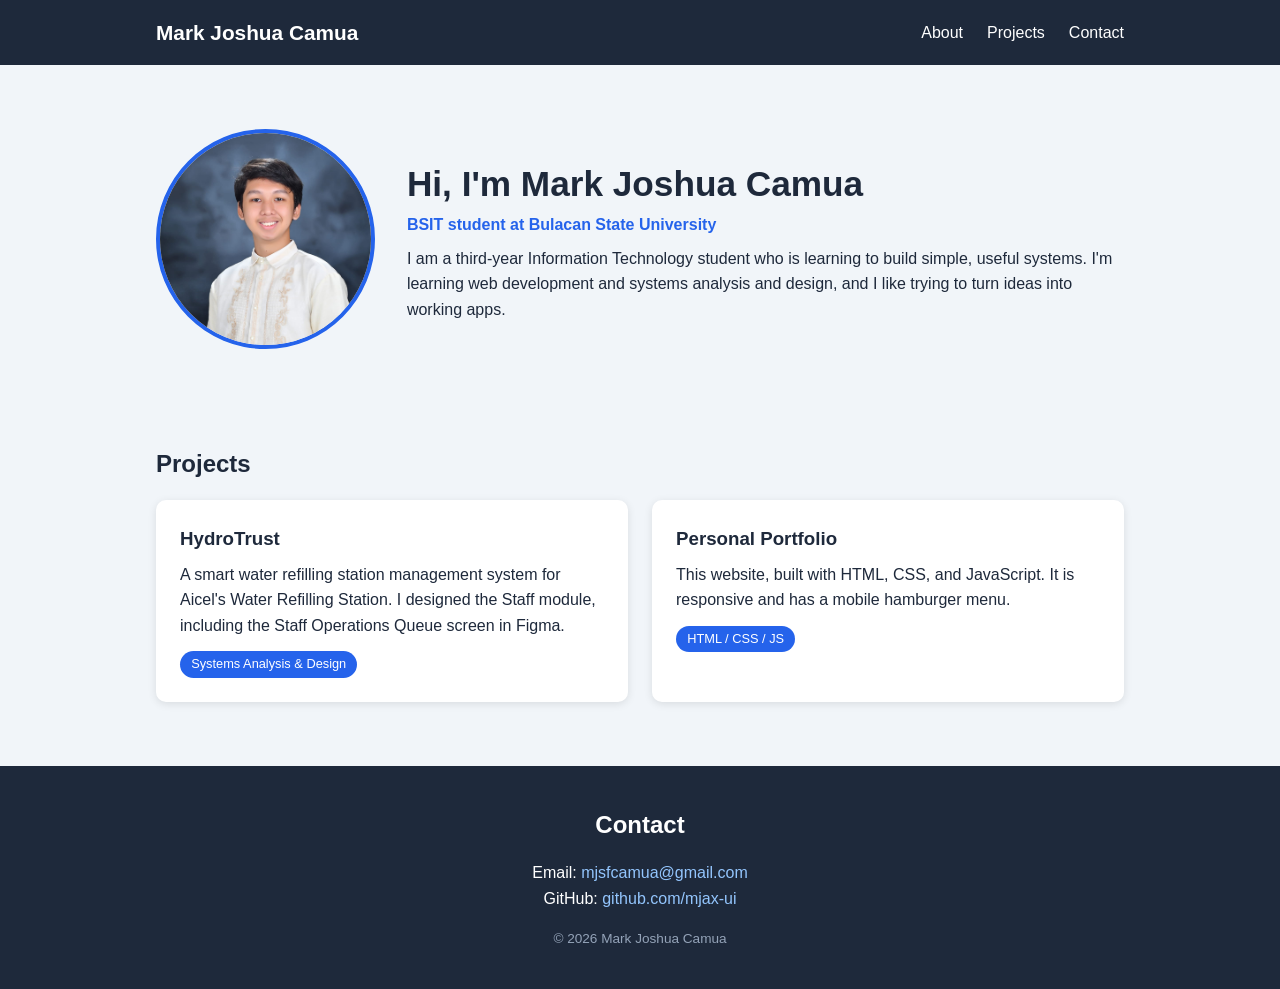
<file: index.html>
<!DOCTYPE html>
<html lang="en">
<head>
  <meta charset="UTF-8">
  <meta name="viewport" content="width=device-width, initial-scale=1.0">
  <title>My Portfolio</title>
  <link rel="stylesheet" href="style.css">
  <script src="script.js" defer></script>
</head>
<body>

  <!-- 1. Header / Navigation -->
  <header class="site-header">
    <nav class="nav">
      <a href="#home" class="brand">Mark Joshua Camua</a>
      <button id="menu-toggle" class="menu-toggle" aria-label="Toggle navigation">&#9776;</button>
      <ul id="nav-links" class="nav-links">
        <li><a href="#home">About</a></li>
        <li><a href="#projects">Projects</a></li>
        <li><a href="#contact">Contact</a></li>
      </ul>
    </nav>
  </header>

  <main>
    <!-- 2. Hero / About Me -->
    <section id="home" class="hero">
      <img src="photo.jpg" alt="Portrait of Mark Joshua Camua" class="photo">
      <div class="hero-text">
        <h1>Hi, I'm Mark Joshua Camua</h1>
        <p class="tagline">BSIT student at Bulacan State University</p>
        <p>
          I am a third-year Information Technology student who is learning to build
          simple, useful systems. I'm learning web development and systems
          analysis and design, and I like trying to turn ideas into working apps.
        </p>
      </div>
    </section>

    <!-- 3. Projects -->
    <section id="projects" class="projects">
      <h2>Projects</h2>
      <div class="cards">
        <article class="card">
          <h3>HydroTrust</h3>
          <p>
            A smart water refilling station management system for Aicel's Water
            Refilling Station. I designed the Staff module, including the
            Staff Operations Queue screen in Figma.
          </p>
          <span class="tag">Systems Analysis &amp; Design</span>
        </article>

        <article class="card">
          <h3>Personal Portfolio</h3>
          <p>
            This website, built with HTML, CSS, and JavaScript. It is
            responsive and has a mobile hamburger menu.
          </p>
          <span class="tag">HTML / CSS / JS</span>
        </article>
      </div>
    </section>
  </main>

  <!-- 4. Footer / Contact -->
  <footer id="contact" class="footer">
    <h2>Contact</h2>
    <p>Email: <a href="mailto:mjsfcamua@gmail.com">mjsfcamua@gmail.com</a></p>
    <p>GitHub: <a href="https://github.com/mjax-ui" target="_blank" rel="noopener">github.com/mjax-ui</a></p>
    <p class="copy">&copy; 2026 Mark Joshua Camua</p>
  </footer>
</body>
</html>
</file>
<file: style.css>
:root {
  --primary: #2563eb;
  --dark: #1e293b;
  --light: #f1f5f9;
}

* {
  box-sizing: border-box;
  margin: 0;
  padding: 0;
}

html {
  scroll-behavior: smooth;
}

body {
  font-family: Arial, Helvetica, sans-serif;
  color: var(--dark);
  background: var(--light);
  line-height: 1.6;
}

a {
  color: var(--primary);
  text-decoration: none;
}

.site-header {
  background: var(--dark);
  position: sticky;
  top: 0;
  z-index: 10;
}

.nav {
  max-width: 1000px;
  margin: 0 auto;
  padding: 1rem;
  display: flex;
  justify-content: space-between;
  align-items: center;
}

.brand {
  color: white;
  font-size: 1.3rem;
  font-weight: bold;
}

.nav-links {
  display: flex;
  gap: 1.5rem;
  list-style: none;
}

.nav-links a {
  color: white;
}

.nav-links a:hover {
  color: #93c5fd;
}

.menu-toggle {
  display: none;
  background: none;
  border: none;
  color: white;
  font-size: 1.8rem;
  cursor: pointer;
}

.hero {
  max-width: 1000px;
  margin: 0 auto;
  padding: 4rem 1rem;
  display: flex;
  align-items: center;
  gap: 2rem;
}

.photo {
  width: 220px;
  height: 220px;
  object-fit: cover;
  border-radius: 50%;
  border: 4px solid var(--primary);
  background: #cbd5e1;
}

.hero-text h1 {
  font-size: 2.2rem;
}

.tagline {
  color: var(--primary);
  font-weight: bold;
  margin-bottom: 0.5rem;
}

.projects {
  max-width: 1000px;
  margin: 0 auto;
  padding: 2rem 1rem 4rem;
}

.projects h2,
.footer h2 {
  margin-bottom: 1rem;
}

.cards {
  display: grid;
  grid-template-columns: repeat(2, 1fr);
  gap: 1.5rem;
}

.card {
  background: white;
  padding: 1.5rem;
  border-radius: 10px;
  box-shadow: 0 2px 8px rgba(0, 0, 0, 0.1);
  transition: transform 0.2s, box-shadow 0.2s;
}

.card:hover {
  transform: translateY(-5px);
  box-shadow: 0 6px 16px rgba(0, 0, 0, 0.15);
}

.card h3 {
  margin-bottom: 0.5rem;
}

.tag {
  display: inline-block;
  margin-top: 0.8rem;
  padding: 0.2rem 0.7rem;
  background: var(--primary);
  color: white;
  border-radius: 20px;
  font-size: 0.8rem;    
  user-select: none;
  -webkit-user-select: none;

}


.footer {
  background: var(--dark);
  color: white;
  text-align: center;
  padding: 2.5rem 1rem;
}

.footer a {
  color: #93c5fd;
}

.copy {
  margin-top: 1rem;
  font-size: 0.85rem;
  color: #94a3b8;
}

@media (max-width: 700px) {
  .menu-toggle {
    display: block;
    order: 3; 
  }

  .nav {
    flex-wrap: nowrap;
    gap: 0.5rem;
  }

  .brand {
    font-size: 1.1rem;
  }

  .nav-links {
    display: none;
    flex-direction: row;
    width: auto;
    gap: 0.8rem;
    padding-top: 0;
    margin-left: auto;
    order: 2;
    font-size: 0.9rem;
  }

  .nav-links.open {
    display: flex;
  }

  .hero {
    flex-direction: column;
    text-align: center;
  }

  .cards {
    grid-template-columns: 1fr;
  }
}

@keyframes fadeUp {
  from {
    opacity: 0;
    transform: translateY(30px);
  }
  to {
    opacity: 1;
    transform: translateY(0);
  }
}

@keyframes float {
  0%, 100% { transform: translateY(0); }
  50%      { transform: translateY(-10px); }
}

@keyframes slideIn {
  from {
    opacity: 0;
    transform: translateX(15px);
  }
  to {
    opacity: 1;
    transform: translateX(0);
  }
}

.hero-text {
  animation: fadeUp 0.8s ease-out;
}

.photo {
  animation: fadeUp 0.8s ease-out, float 3s ease-in-out 0.8s infinite;
}

.card {
  animation: fadeUp 0.8s ease-out both;
}

.card:nth-child(2) {
  animation-delay: 0.2s;
}

.nav-links a {
  position: relative;
}

.nav-links a::after {
  content: "";
  position: absolute;
  left: 0;
  bottom: -4px;
  width: 0;
  height: 2px;
  background: #93c5fd;
  transition: width 0.3s;
}

.nav-links a:hover::after {
  width: 100%;
}

.menu-toggle {
  transition: transform 0.3s;
}

.menu-toggle:hover {
  transform: rotate(90deg);
}

.nav-links.open {
  animation: slideIn 0.3s ease-out;
}

.tag {
  transition: transform 0.2s;
}

.tag:hover {
  transform: scale(1.1);
}
</file>
